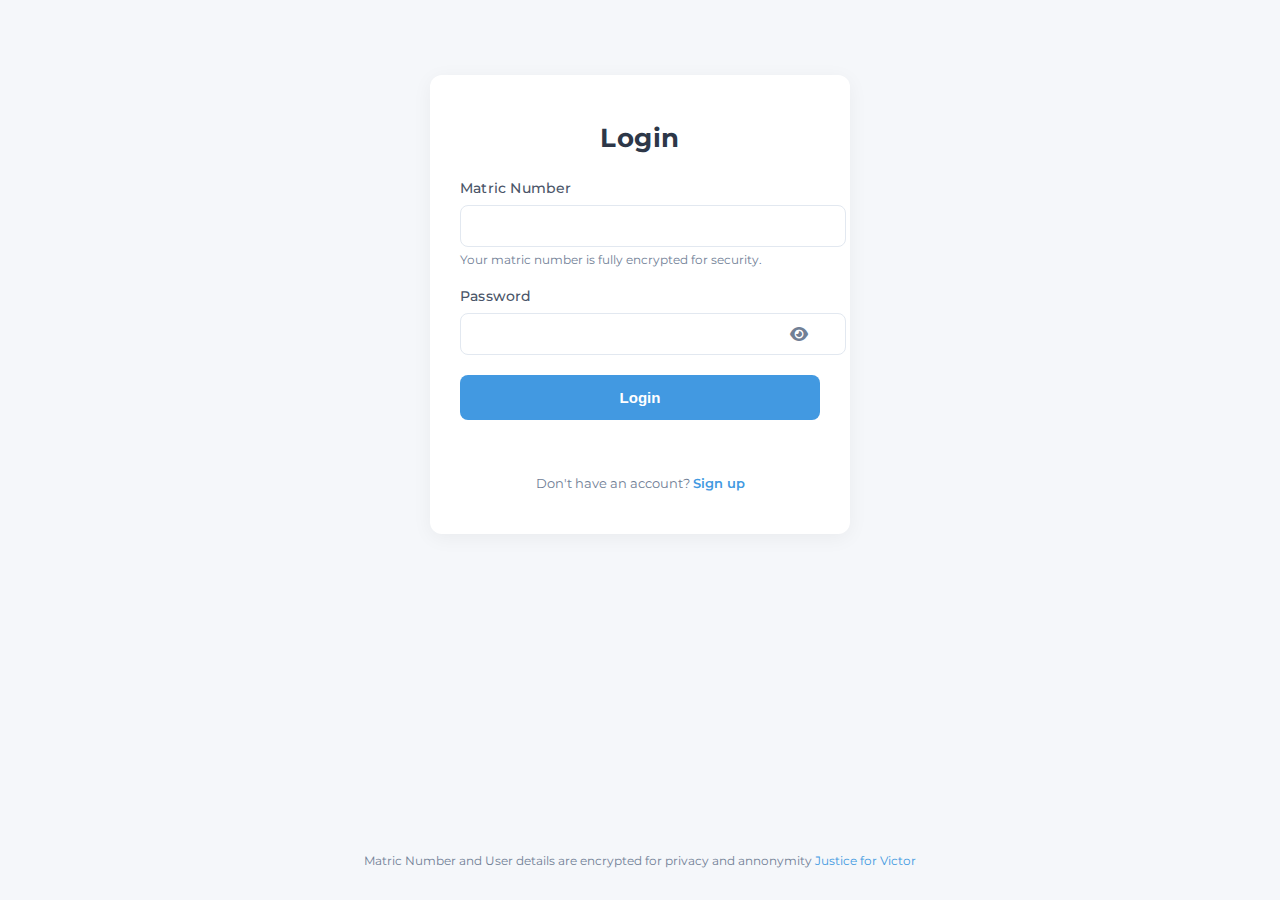
<file: index.html>
<!DOCTYPE html>
<html lang="en">
<head>
    <meta charset="UTF-8">
    <meta name="viewport" content="width=device-width, initial-scale=1.0">
    <title>Login - Petition Site</title>
    <link rel="stylesheet" href="styles.css">
    <link href="https://fonts.googleapis.com/css2?family=Montserrat:wght@400;500;600;700&display=swap" rel="stylesheet">
    <link rel="stylesheet" href="https://cdnjs.cloudflare.com/ajax/libs/font-awesome/6.4.0/css/all.min.css">
</head>
<body>
    <div class="container">
        <h1>Login</h1>
        <form id="login-form">
            <div class="form-group">
                <label for="matric">Matric Number</label>
                <input type="text" id="matric" name="matric" required>
                <small class="encryption-note">Your matric number is fully encrypted for security.</small>
            </div>
            <div class="form-group password-group">
                <label for="password">Password</label>
                <div class="password-wrapper">
                    <input type="password" id="password" name="password" required>
                    <span class="password-toggle" onclick="togglePassword('password', this)">
                        <i class="fas fa-eye"></i>
                    </span>
                </div>
            </div>
            <button type="submit" id="login-btn">
                <span class="btn-text">Login</span>
                <span class="spinner hidden"><i class="fas fa-spinner fa-spin"></i></span>
            </button>
        </form>
        <div id="login-message" class="message"></div>
        <p class="link-text">Don't have an account? <a href="signup.html">Sign up</a></p>
    </div>
    <footer class="footer">
        <p>Matric Number and User details are encrypted for privacy and annonymity <a href="https://github.com/Firesolami/justice-for-victor/blob/main/controllers/auth.controller.js#L28" target="_blank">Justice for Victor</a></p>
    </footer>
    
    <script src="script.js"></script>
</body>
</html>
</file>
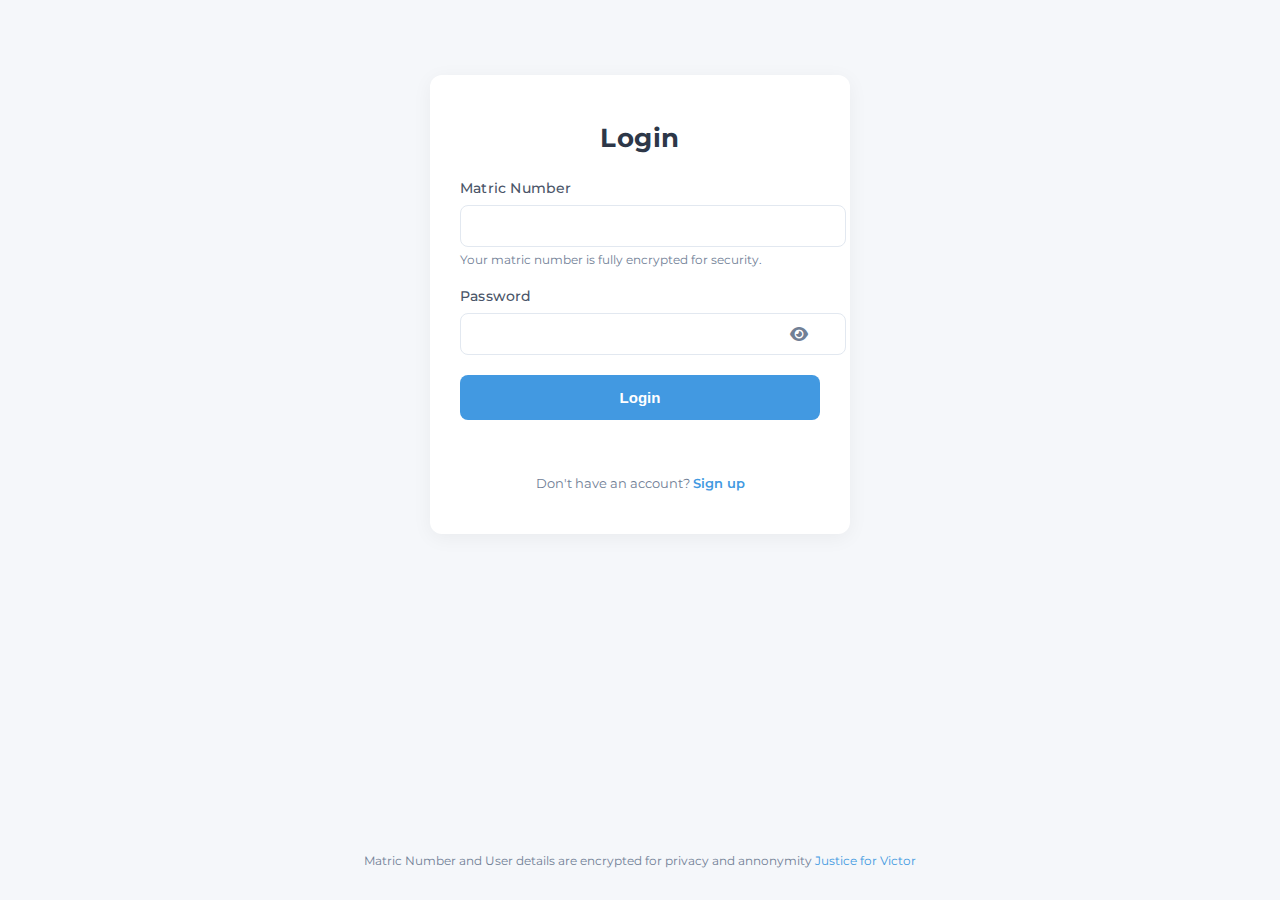
<file: petition.html>
<!DOCTYPE html>
<html lang="en">
<head>
    <meta charset="UTF-8">
    <meta name="viewport" content="width=device-width, initial-scale=1.0">
    <title>Petition - Petition Site</title>
    <link rel="stylesheet" href="styles.css">
    <link href="https://fonts.googleapis.com/css2?family=Montserrat:wght@400;500;600;700&display=swap" rel="stylesheet">
</head>
<body>
    <div class="container">
        <h1>Support Our Petition</h1>
        <div class="accordion">
            <button class="accordion-btn">Read the Petition</button>
            <div class="accordion-content">
                <p>Petition: Reverse Victor Ibironke’s Unfair Disqualification for BUCC VP Academics<br>
                    Date: April 9, 2025<br>
                    To the BUCC Electoral Committee,<br>
                    We, the undersigned, demand the reversal of Victor Ibironke’s disqualification from the Babcock University Computer Club (BUCC) Vice President Academics election. Victor, a dedicated student who earned over 640 votes, was disqualified for allegedly campaigning during the election period, an accusation we believe is unjust and unproven.<br>
                    As Babcock students and BUCC members, we’ve seen Victor’s commitment to fairness and academic excellence firsthand. His campaign team, including myself, strictly followed electoral rules, rejecting any misconduct. The massive vote gap—over 640 votes—shows genuine support, not last-minute campaigning. If any unauthorized activity occurred, it wasn’t by Victor or his team, and we were unaware of it.<br>
                    This disqualification threatens the integrity of BUCC elections. Without transparency, trust erodes. We urge the Committee to:<br>
                    1. Provide clear evidence behind this decision.<br>
                    2. Allow Victor a fair appeal to present his case.<br>
                    3. Reverse the disqualification, honoring the voters’ choice.<br>
                    Victor’s 640+ supporters deserve a voice. Let’s protect BUCC’s legacy of justice. Sign now to demand transparency and fairness!<br>
                    Sincerely,<br>
                    BUCC Member & Babcock University Student<br>
                    On Behalf of:<br>
                    Victor Ibironke and Supporters</p>
            </div>
        </div>
        <form id="petition-form">
            <div class="form-group checkbox-group">
                <label>
                    <input type="checkbox" id="terms" name="terms" required>
                    I agree to the <a href="terms.html">Terms and Conditions</a>
                </label>
            </div>
            <button type="submit" disabled id="sign-btn">
                <span class="btn-text">Sign Petition</span>
                <span class="spinner hidden"><i class="fas fa-spinner fa-spin"></i></span>
            </button>
        </form>
        <div id="petition-message" class="message"></div>
        <p class="link-text"><a href="#" onclick="localStorage.removeItem('authToken'); window.location.href='index.html'; return false;">Logout</a></p>
    </div>
    <footer class="footer">
        <p>Matric Number and User details are encrypted for privacy and annonymity <a href="https://github.com/Firesolami/justice-for-victor/blob/main/controllers/auth.controller.js#L28" target="_blank">Justice for Victor</a></p>
    </footer>
    <script src="script.js"></script>
</body>
</html>
</file>
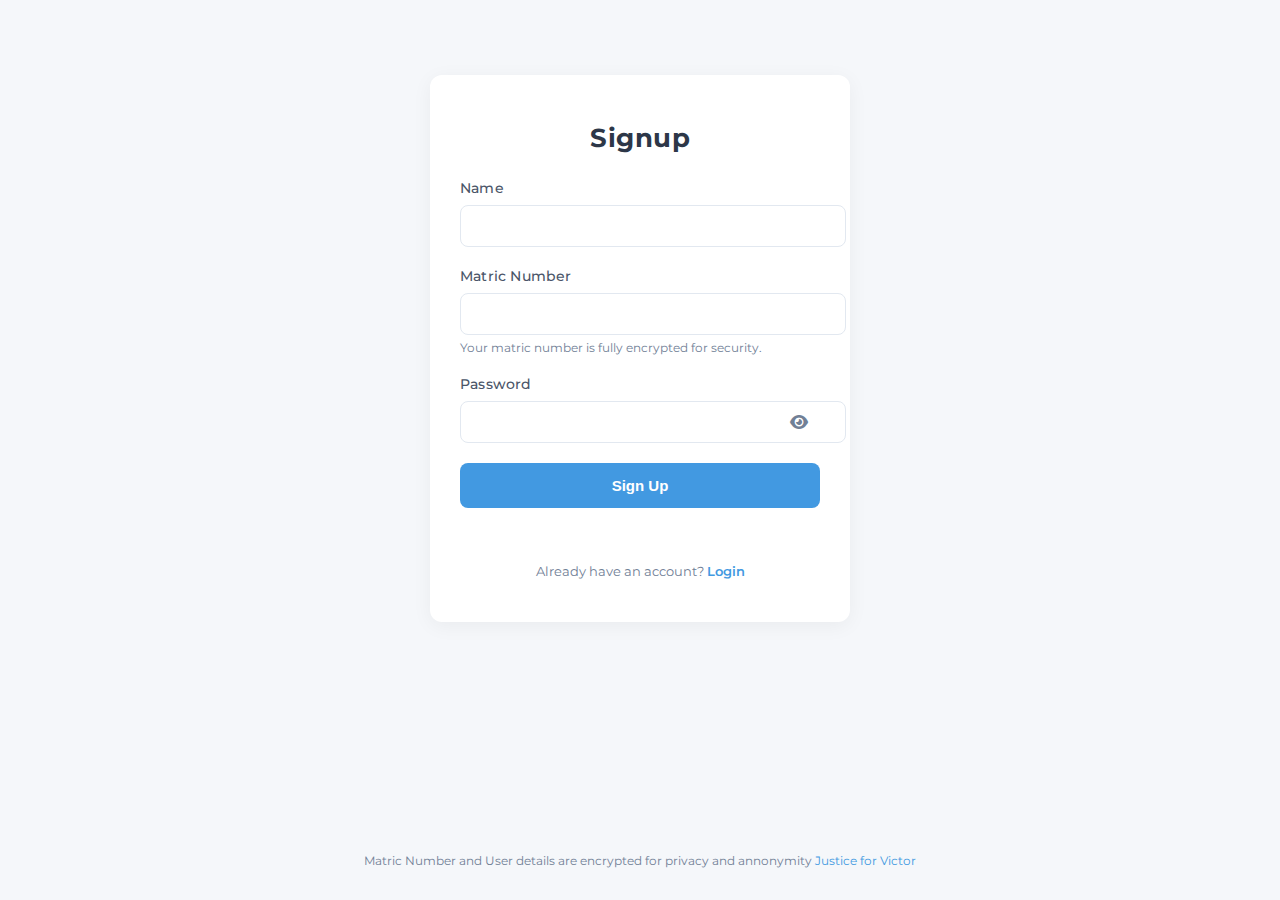
<file: signup.html>
<!DOCTYPE html>
<html lang="en">
<head>
    <meta charset="UTF-8">
    <meta name="viewport" content="width=device-width, initial-scale=1.0">
    <title>Signup - Petition Site</title>
    <link rel="stylesheet" href="styles.css">
    <link href="https://fonts.googleapis.com/css2?family=Montserrat:wght@400;500;600;700&display=swap" rel="stylesheet">
    <link rel="stylesheet" href="https://cdnjs.cloudflare.com/ajax/libs/font-awesome/6.4.0/css/all.min.css">
</head>
<body>
    <div class="container">
        <h1>Signup</h1>
        <form id="signup-form">
            <div class="form-group">
                <label for="name">Name</label>
                <input type="text" id="name" name="name" required>
            </div>
            <div class="form-group">
                <label for="matric">Matric Number</label>
                <input type="text" id="matric" name="matric" required>
                <small class="encryption-note">Your matric number is fully encrypted for security.</small>
            </div>
            <div class="form-group password-group">
                <label for="password">Password</label>
                <div class="password-wrapper">
                    <input type="password" id="password" name="password" required>
                    <span class="password-toggle" onclick="togglePassword('password', this)">
                        <i class="fas fa-eye"></i>
                    </span>
                </div>
            </div>
            <button type="submit" id="signup-btn">
                <span class="btn-text">Sign Up</span>
                <span class="spinner hidden"><i class="fas fa-spinner fa-spin"></i></span>
            </button>
        </form>
        <div id="signup-message" class="message"></div>
        <p class="link-text">Already have an account? <a href="index.html">Login</a></p>
    </div>
    <footer class="footer">
        <p>Matric Number and User details are encrypted for privacy and annonymity <a href="https://github.com/Firesolami/justice-for-victor/blob/main/controllers/auth.controller.js#L28" target="_blank">Justice for Victor</a></p>
    </footer>
    <script src="script.js"></script>
</body>
</html>
</file>
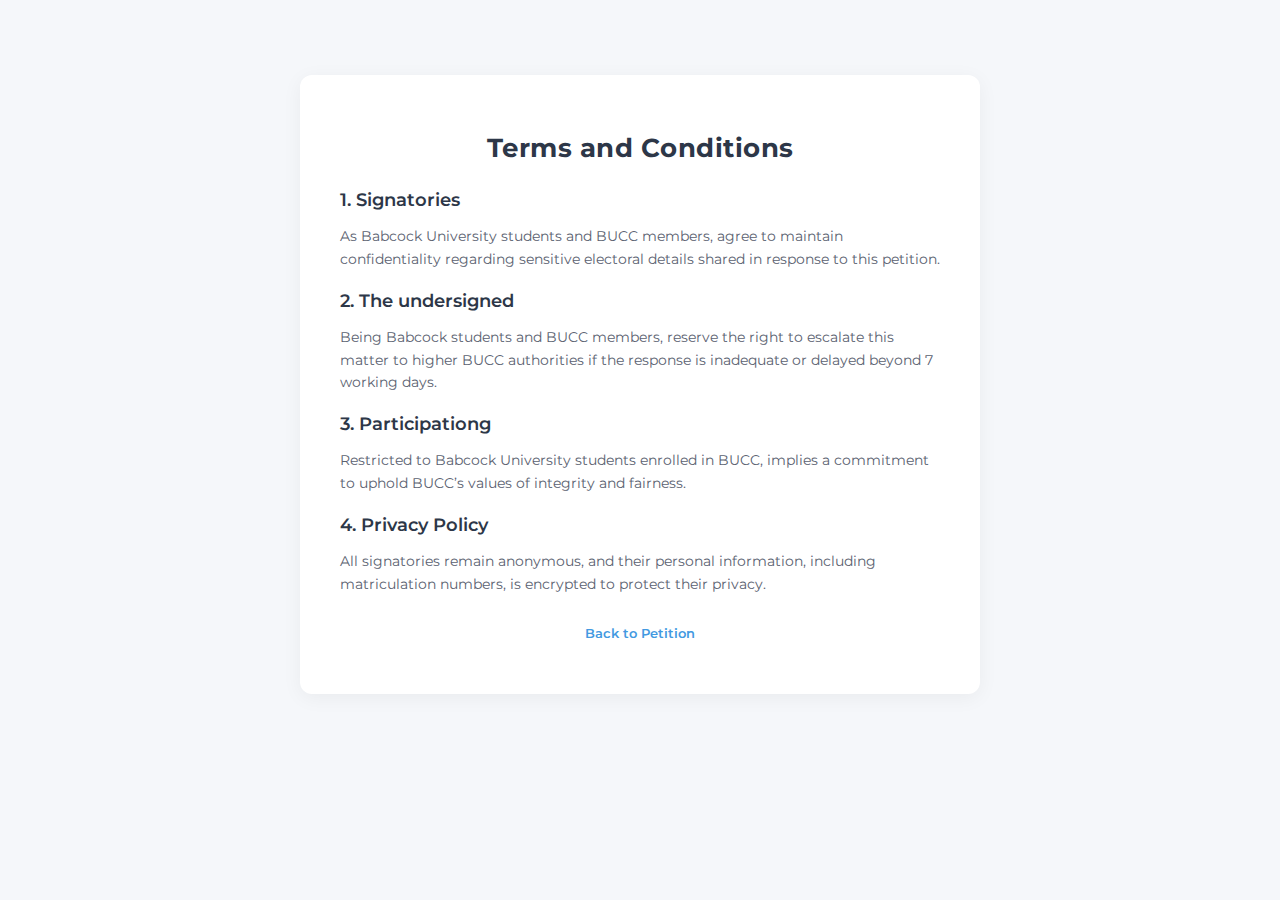
<file: terms.html>
<!DOCTYPE html>
<html lang="en">
<head>
    <meta charset="UTF-8">
    <meta name="viewport" content="width=device-width, initial-scale=1.0">
    <title>Terms and Conditions - Petition Site</title>
    <link rel="stylesheet" href="styles.css">
    <link href="https://fonts.googleapis.com/css2?family=Montserrat:wght@400;500;600;700&display=swap" rel="stylesheet">
</head>
<body>
    <div class="container terms-container">
        <h1>Terms and Conditions</h1>
        <div class="terms-content">
            <h2>1. Signatories</h2>
            <p>As Babcock University students and BUCC members, agree to maintain confidentiality regarding sensitive electoral details shared in response to this petition.</p>

            <h2>2. The undersigned</h2>
            <p>Being Babcock students and BUCC members, reserve the right to escalate this matter to higher BUCC authorities if the response is inadequate or delayed beyond 7 working days.  
            </p>

            <h2>3. Participationg</h2>
            <p> Restricted to Babcock University students enrolled in BUCC, implies a commitment to uphold BUCC’s values of integrity and fairness.  
            </p>

            <h2>4. Privacy Policy</h2>
            <p>All signatories remain anonymous, and their personal information, including matriculation numbers, is encrypted to protect their privacy.</p>

           
        </div>
        <p class="link-text"><a href="petition.html">Back to Petition</a></p>
    </div>
</body>
</html>
</file>
<file: styles.css>
body {
    font-family: 'Montserrat', sans-serif;
    margin: 0;
    padding: 0;
    min-height: 100vh;
    display: flex;
    flex-direction: column;
    background: #f5f7fa;
    color: #2d3748;
}

.container {
    width: 100%;
    max-width: 360px;
    margin: 75px auto; /* Centered horizontally */
    padding: 30px;
    background: #ffffff;
    border-radius: 12px;
    box-shadow: 0 4px 20px rgba(0, 0, 0, 0.05);
    transition: box-shadow 0.3s ease;
}

.container:hover {
    box-shadow: 0 6px 25px rgba(0, 0, 0, 0.1);
}

/* Specific styling for Terms page container */
.terms-container {
    max-width: 600px;
    padding: 40px;
}

h1 {
    text-align: center;
    font-size: 26px;
    font-weight: 700;
    color: #2d3748;
    margin-bottom: 25px;
    letter-spacing: 0.5px;
}

.form-group {
    margin-bottom: 20px;
}

label {
    display: block;
    font-size: 14px;
    font-weight: 500;
    color: #4a5568;
    margin-bottom: 8px;
    letter-spacing: 0.2px;
}

input[type="text"],
input[type="email"],
input[type="password"] {
    width: 100%;
    padding: 12px;
    border: 1px solid #e2e8f0;
    border-radius: 8px;
    font-size: 14px;
    font-weight: 400;
    background: #ffffff;
    transition: border-color 0.3s ease, box-shadow 0.3s ease;
    -webkit-appearance: none;
    -moz-appearance: none;
    appearance: none;
}

input[type="text"]:focus,
input[type="email"]:focus,
input[type="password"]:focus {
    border-color: #4299e1;
    box-shadow: 0 0 6px rgba(66, 153, 225, 0.2);
    outline: none;
}

/* Encryption Note Styling */
.encryption-note {
    display: block;
    font-size: 12px;
    color: #718096;
    margin-top: 5px;
    font-weight: 400;
}

/* Password Toggle Styling */
.password-group {
    position: relative;
}

.password-wrapper {
    position: relative;
}

.password-toggle {
    position: absolute;
    right: 12px;
    top: 50%;
    transform: translateY(-50%);
    cursor: pointer;
    color: #718096;
    font-size: 16px;
    transition: color 0.3s ease;
}

.password-toggle:hover {
    color: #4299e1;
}

/* Button with Spinner */
button {
    position: relative;
    width: 100%;
    padding: 14px;
    background: #4299e1;
    color: white;
    border: none;
    border-radius: 8px;
    font-size: 15px;
    font-weight: 600;
    cursor: pointer;
    transition: background 0.3s ease;
    display: flex;
    align-items: center;
    justify-content: center;
    touch-action: manipulation;
}

button:disabled {
    background: #a0aec0;
    cursor: not-allowed;
}

button:hover:not(:disabled) {
    background: #3182ce;
}

.spinner {
    margin-left: 10px;
}

.spinner.hidden {
    display: none;
}

.link-text {
    text-align: center;
    margin-top: 20px;
    font-size: 13px;
    font-weight: 400;
    color: #718096;
}

.link-text a {
    color: #4299e1;
    font-weight: 600;
    text-decoration: none;
}

.link-text a:hover {
    color: #3182ce;
    text-decoration: underline;
}

/* Accordion Styling */
.accordion {
    margin-bottom: 20px;
}

.accordion-btn {
    width: 100%;
    padding: 12px;
    background: #edf2f7;
    border: 1px solid #e2e8f0;
    border-radius: 8px;
    text-align: left;
    font-size: 14px;
    font-weight: 600;
    color: #4a5568;
    cursor: pointer;
    transition: background 0.3s ease;
    touch-action: manipulation;
}

.accordion-btn:hover {
    background: #e2e8f0;
}

.accordion-content {
    max-height: 0;
    overflow: hidden;
    padding: 0 15px;
    background: #edf2f7;
    border: 1px solid #e2e8f0;
    border-top: none;
    border-radius: 0 0 8px 8px;
    transition: max-height 0.3s ease, padding 0.3s ease;
}

.accordion-content.active {
    max-height: 200px;
    padding: 15px;
    overflow-y: auto;
    -webkit-overflow-scrolling: touch;
}

.accordion-content {
    scrollbar-width: thin;
    scrollbar-color: #a0aec0 #e2e8f0;
}

.accordion-content::-webkit-scrollbar {
    width: 6px;
}

.accordion-content::-webkit-scrollbar-track {
    background: #e2e8f0;
    border-radius: 8px;
}

.accordion-content::-webkit-scrollbar-thumb {
    background: #a0aec0;
    border-radius: 8px;
}

.accordion-content::-webkit-scrollbar-thumb:hover {
    background: #718096;
}

.accordion-content p {
    margin: 0;
    font-size: 13px;
    font-weight: 400;
    color: #5a6170;
    line-height: 1.5;
}

/* Checkbox Styling */
.checkbox-group {
    display: flex;
    align-items: center;
}

.checkbox-group label {
    margin: 0;
    font-size: 13px;
    font-weight: 500;
    color: #4a5568;
}

.checkbox-group input[type="checkbox"] {
    margin-right: 10px;
    accent-color: #4299e1;
}

.checkbox-group a {
    color: #4299e1;
    text-decoration: none;
}

.checkbox-group a:hover {
    color: #3182ce;
    text-decoration: underline;
}

/* Terms and Conditions Content Styling */
.terms-content {
    margin-bottom: 30px;
}

.terms-content h2 {
    font-size: 18px;
    font-weight: 600;
    color: #2d3748;
    margin-top: 20px;
    margin-bottom: 10px;
}

.terms-content p {
    font-size: 14px;
    font-weight: 400;
    color: #5a6170;
    line-height: 1.6;
    margin-bottom: 15px;
}

/* Message Styling */
.message {
    margin-top: 15px;
    padding: 10px;
    border-radius: 6px;
    font-size: 13px;
    font-weight: 500;
    text-align: center;
    opacity: 0;
    transform: translateY(10px);
    transition: opacity 0.3s ease, transform 0.3s ease;
}

.message.show {
    opacity: 1;
    transform: translateY(0);
}

.message.success {
    background: #e6fffa;
    color: #2b6cb0;
    border: 1px solid #b2f5ea;
}

.message.error {
    background: #fff1f0;
    color: #c53030;
    border: 1px solid #feb2b2;
}

/* Footer Styling */
.footer {
    margin-top: auto;
    padding: 20px 0;
    text-align: center;
    font-size: 12px;
    color: #718096;
    width: 100%;
    background: #f5f7fa;
}

.footer a {
    color: #4299e1;
    text-decoration: none;
}

.footer a:hover {
    color: #3182ce;
    text-decoration: underline;
}

/* Mobile Responsiveness */
@media (max-width: 480px) {
    body {
        padding: 0;
        padding-bottom: 70px; /* Adjusted space for footer */
    }

    .container {
        max-width: 85%; /* Reduced width for a more compact look */
        margin: 15px auto; /* Further reduced top margin for compactness */
        padding: 15px; /* Reduced padding for a tighter layout */
        border-radius: 8px; /* Smaller border radius for mobile */
        box-shadow: 0 2px 8px rgba(0, 0, 0, 0.05); /* Softer shadow */
    }

    .terms-container {
        max-width: 85%;
        padding: 15px;
    }

    h1 {
        font-size: 20px; /* Smaller for mobile */
        margin-bottom: 15px; /* Reduced for compactness */
        line-height: 1.3;
    }

    .form-group {
        margin-bottom: 12px; /* Reduced for a tighter layout */
    }

    label {
        font-size: 13px; /* Slightly smaller for proportion */
        margin-bottom: 5px;
    }

    input[type="text"],
    input[type="email"],
    input[type="password"] {
        padding: 8px; /* Reduced padding for smaller height */
        font-size: 14px;
        border-radius: 6px;
        min-height: 40px; /* Reduced height but still touch-friendly */
    }

    .encryption-note {
        font-size: 11px; /* Smaller for compactness */
        margin-top: 4px;
        line-height: 1.4;
    }

    .password-toggle {
        right: 10px;
        font-size: 14px; /* Smaller for proportion */
        padding: 6px; /* Adjusted touch area */
    }

    button {
        padding: 10px; /* Reduced padding for compactness */
        font-size: 15px; /* Slightly smaller for proportion */
        border-radius: 6px;
        min-height: 44px; /* Still touch-friendly */
    }

    .spinner {
        font-size: 14px; /* Match button font size */
    }

    .link-text {
        font-size: 12px; /* Smaller for compactness */
        margin-top: 15px;
        line-height: 1.5;
    }

    .accordion {
        margin-bottom: 15px;
    }

    .accordion-btn {
        padding: 10px;
        font-size: 14px;
        border-radius: 6px;
        min-height: 40px;
    }

    .accordion-content.active {
        max-height: 250px; /* Adjusted for mobile */
        padding: 10px;
    }

    .accordion-content p {
        font-size: 13px;
        line-height: 1.6;
    }

    .checkbox-group label {
        font-size: 12px;
        line-height: 1.5;
    }

    .checkbox-group input[type="checkbox"] {
        width: 16px; /* Smaller for proportion */
        height: 16px;
    }

    .terms-content h2 {
        font-size: 16px;
        margin-top: 15px;
        margin-bottom: 8px;
    }

    .terms-content p {
        font-size: 12px;
        line-height: 1.6;
    }

    .message {
        font-size: 11px;
        padding: 8px;
        margin-top: 12px;
        line-height: 1.5;
    }

    .footer {
        font-size: 10px; /* Smaller for mobile */
        padding: 12px 10px;
        line-height: 1.4;
    }
}
</file>
